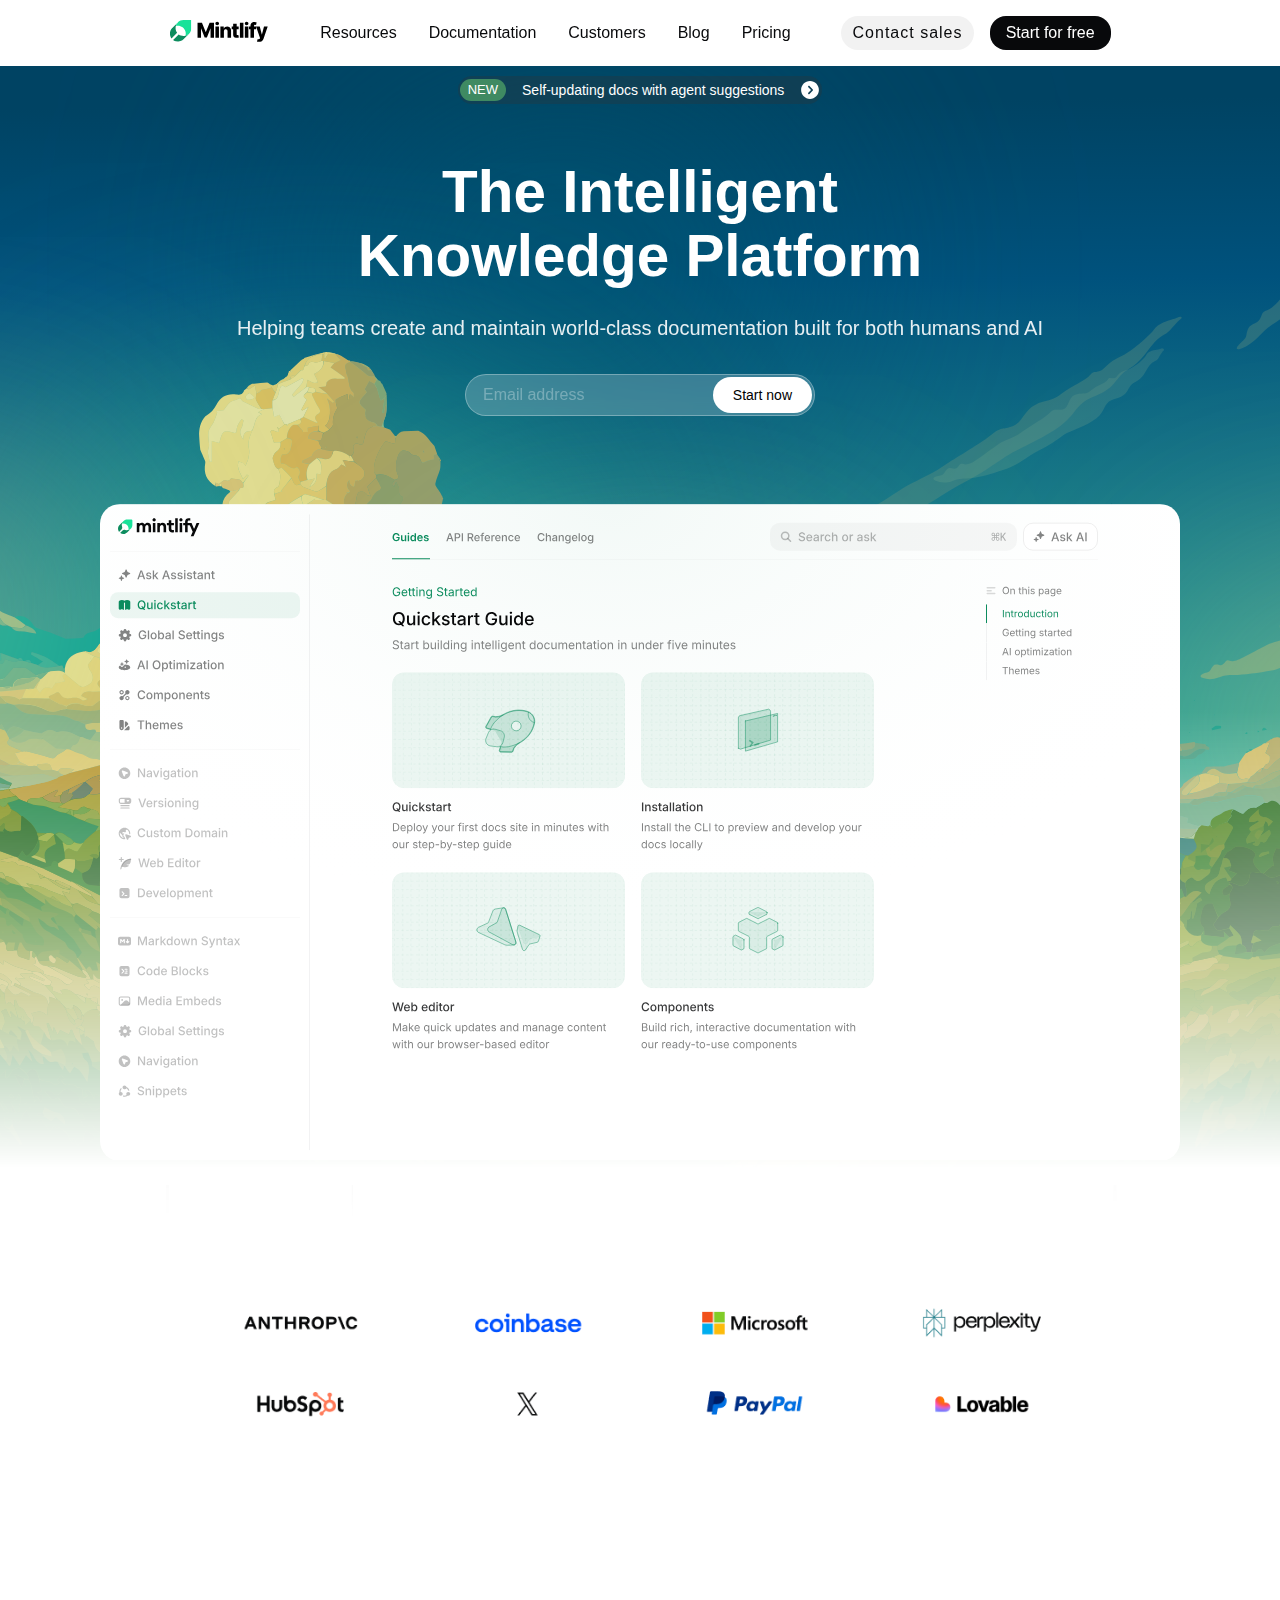
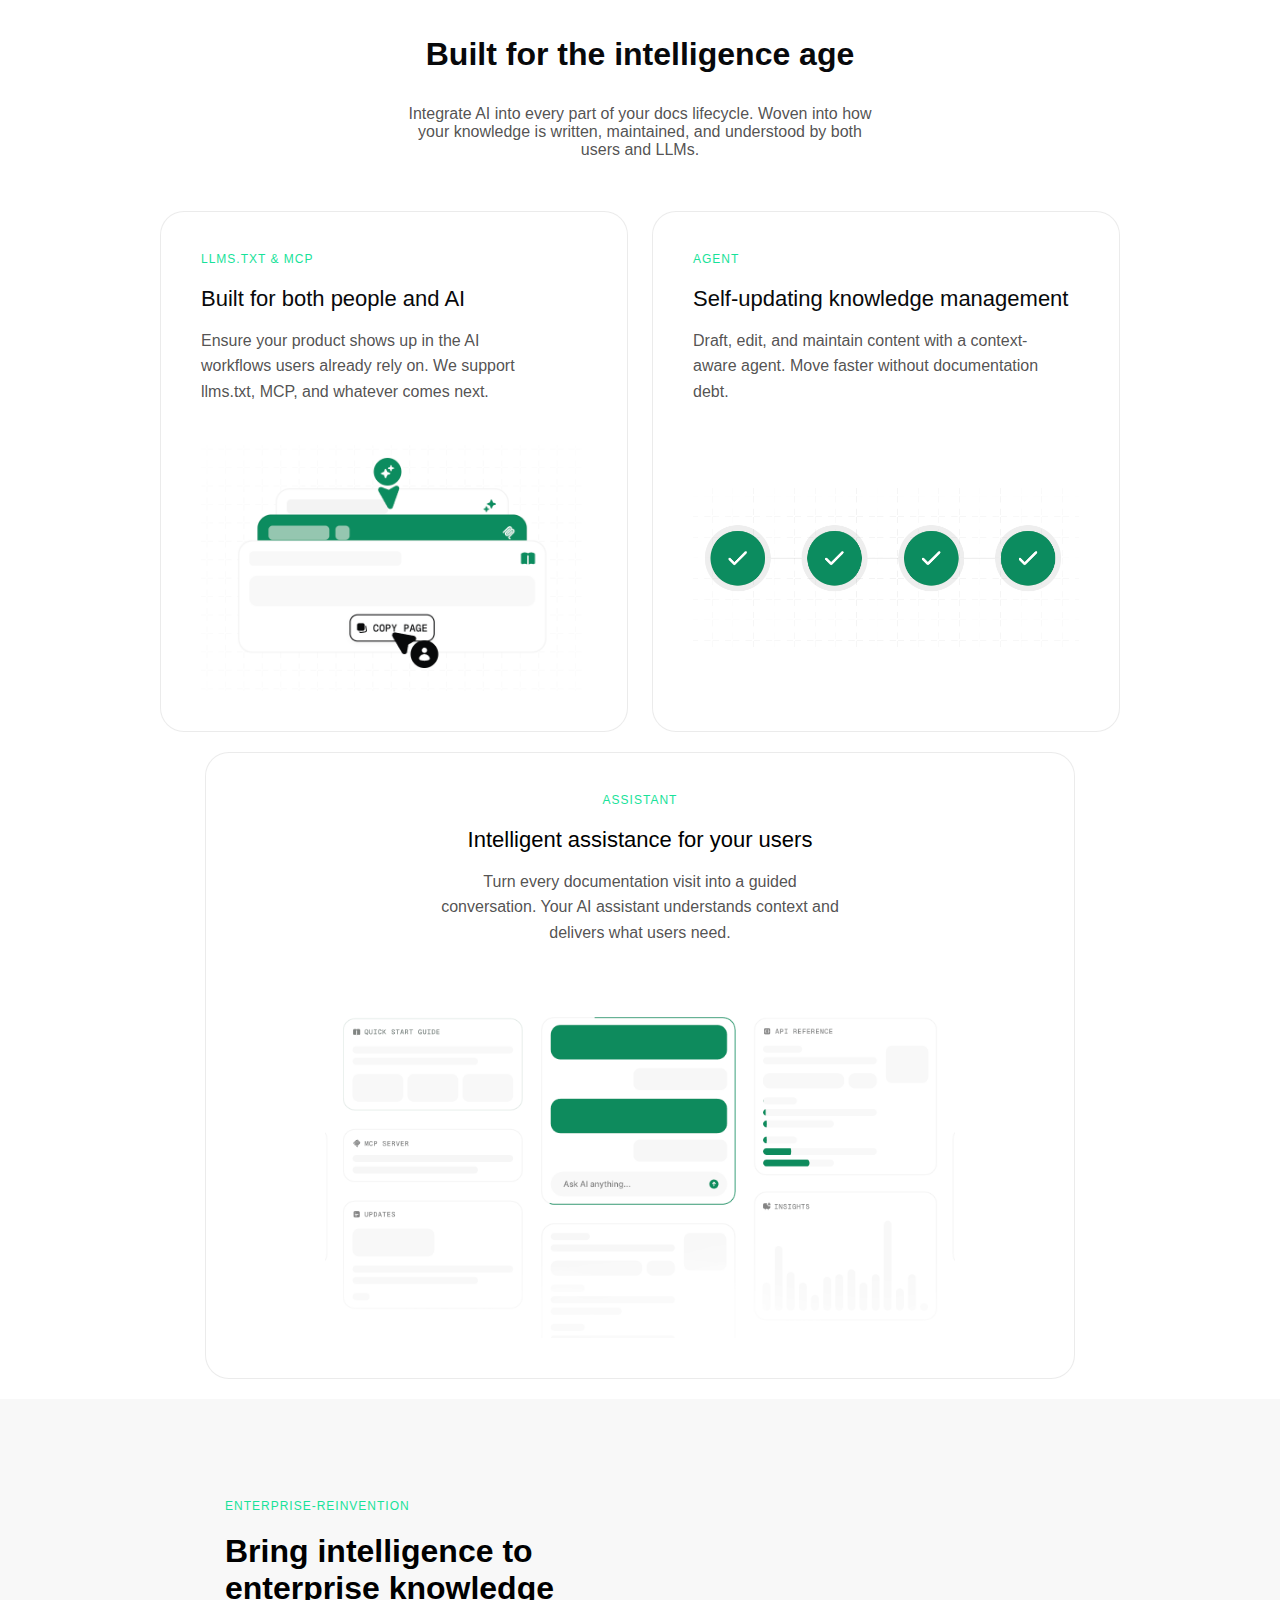
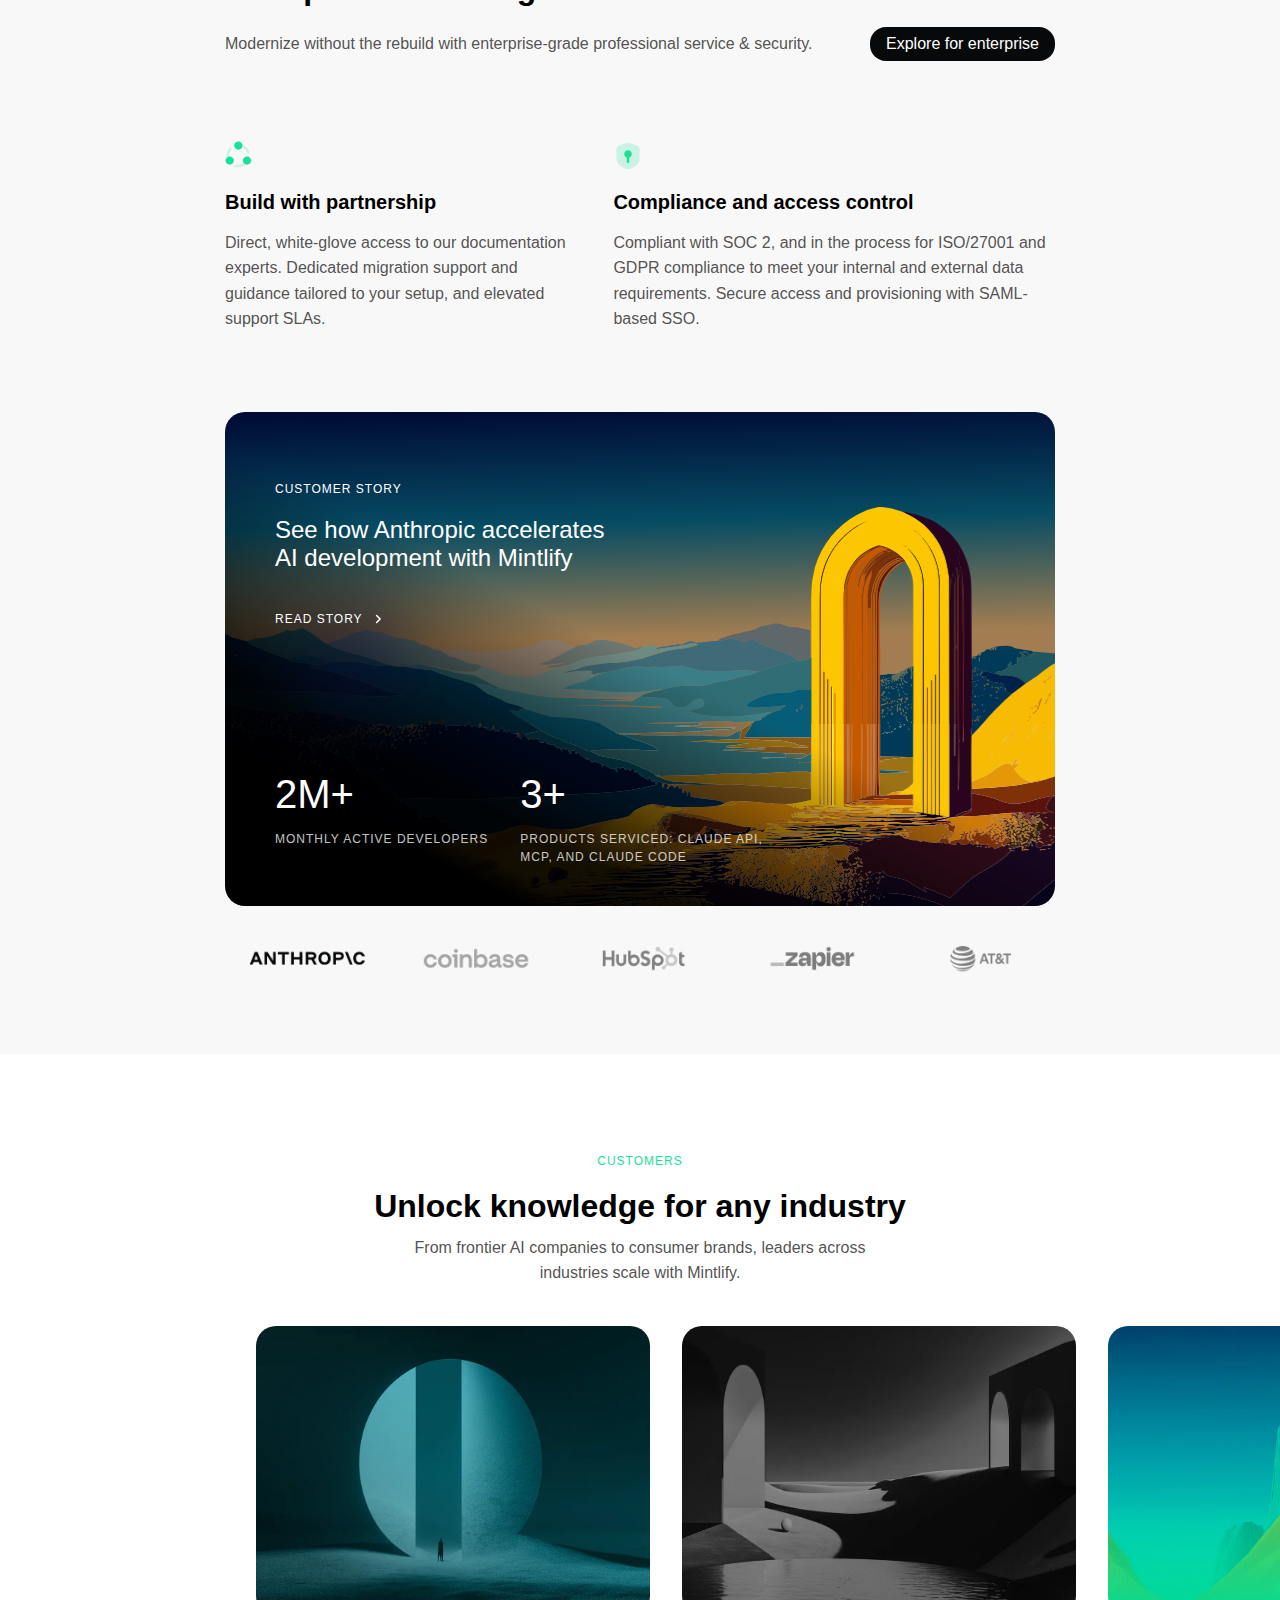
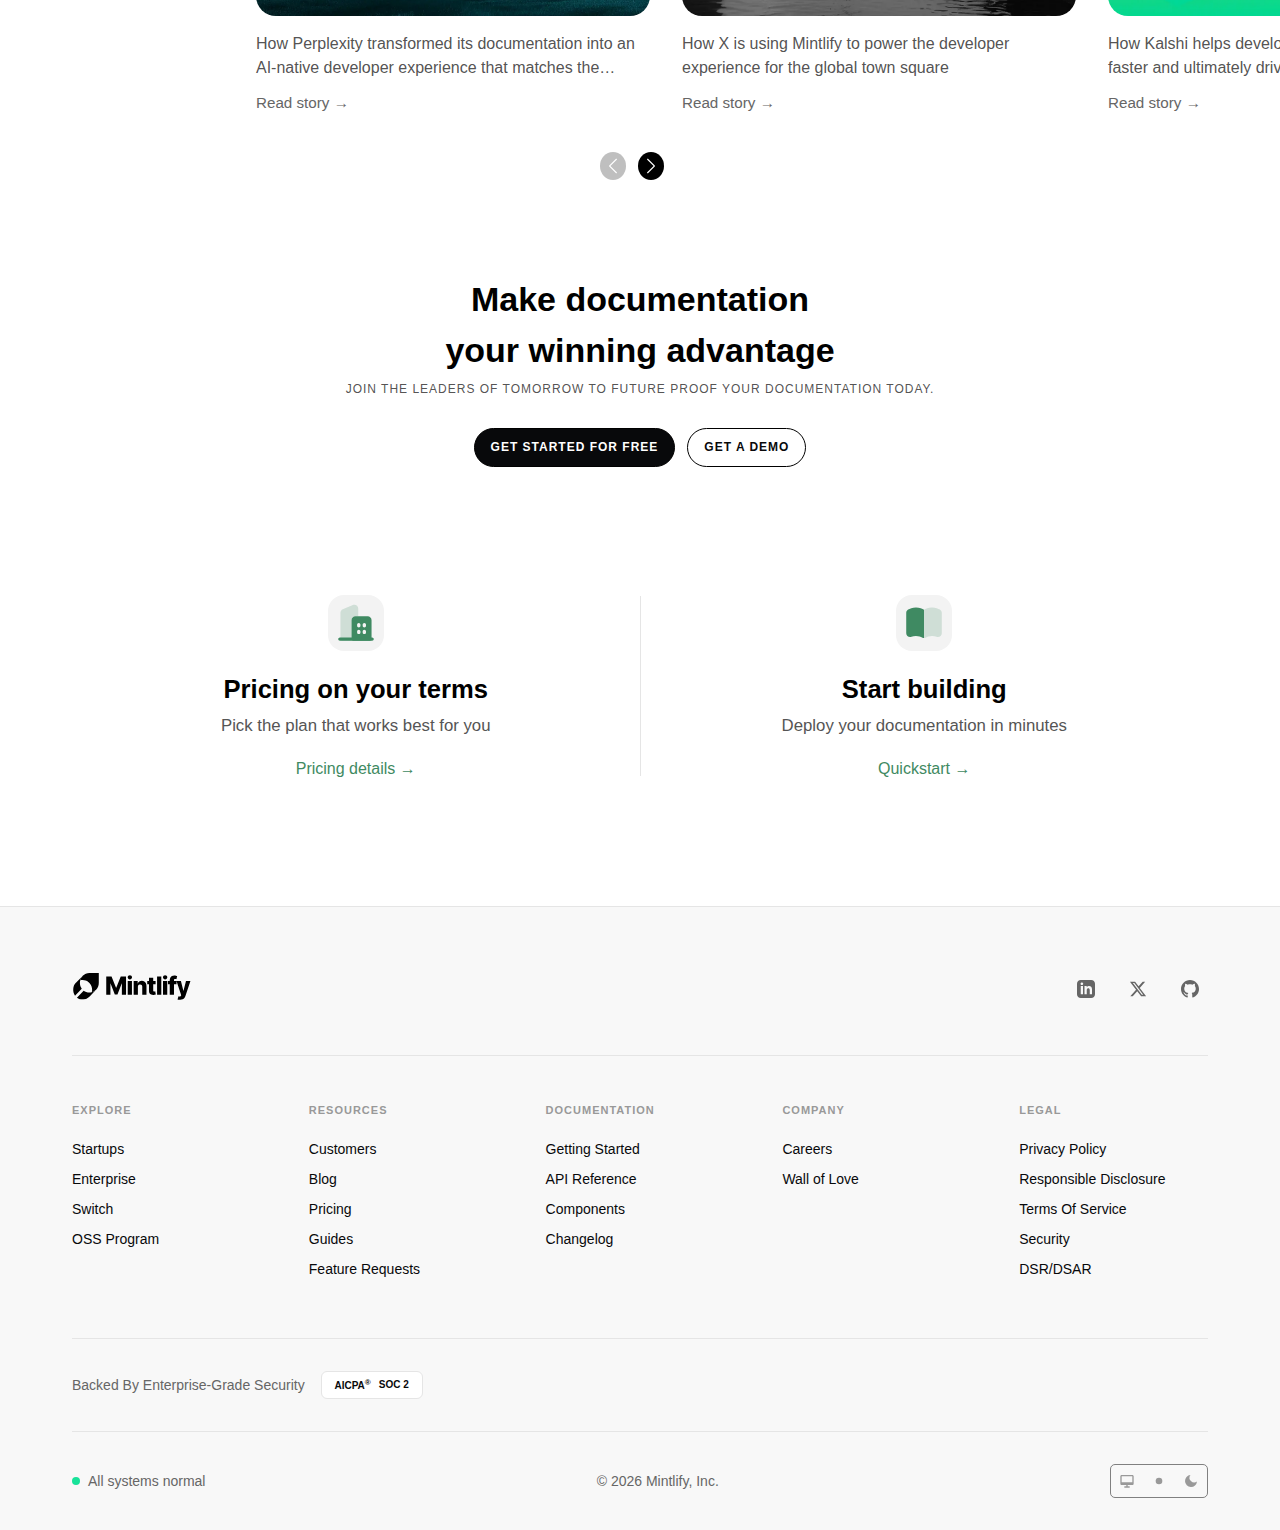
<file: CSS-Practice/Mintlify-Clone/index.html>
<!doctype html>
<html lang="en">

<head>
    <meta charset="UTF-8" />
    <meta name="viewport" content="width=device-width, initial-scale=1.0" />
    <title>Mintlify – The Intelligent Documentation Platform</title>

    <link rel="icon" href="https://www.mintlify.com/favicon.ico?favicon.d9fa433b.ico" type="image/jpeg" />
    <link rel="stylesheet" href="style.css" />
</head>

<body>
    <nav class="nav">
        <div class="logo">
            <img src="assets/Mintlify_idjQU-FEBd_1.svg" alt="Mintlify logo" />
        </div>

        <div class="nav-links">
            <a href="#">Resources</a>
            <a href="#">Documentation</a>
            <a href="#">Customers</a>
            <a href="#">Blog</a>
            <a href="#">Pricing</a>
        </div>

        <div class="login-buttons">
            <a class="contact-sales" href="#">Contact sales</a>
            <a class="start-free" href="#">Start for free</a>
        </div>
    </nav>

    <main>
        <div class="back-image">
            <section class="hero">
                <div class="update-notify">
                    <p>
                        <span>NEW</span>
                        Self-updating docs with agent suggestions
                        <svg viewBox="0 0 18 18" fill="none" xmlns="http://www.w3.org/2000/svg" aria-hidden="true">
                            <path
                                d="M9 1C4.589 1 1 4.589 1 9C1 13.411 4.589 17 9 17C13.411 17 17 13.411 17 9C17 4.589 13.411 1 9 1ZM11.53 9.53L8.53 12.53C8.384 12.676 8.192 12.75 8 12.75C7.808 12.75 7.616 12.677 7.47 12.53C7.177 12.237 7.177 11.762 7.47 11.469L9.94 8.999L7.47 6.529C7.177 6.236 7.177 5.761 7.47 5.468C7.763 5.175 8.238 5.175 8.531 5.468L11.531 8.468C11.824 8.761 11.824 9.236 11.531 9.529L11.53 9.53Z"
                                fill="currentColor" />
                        </svg>
                    </p>
                </div>

                <div class="hero-container">
                    <div class="hero-content">
                        <h1 class="hero-title">
                            The Intelligent <br />
                            Knowledge Platform
                        </h1>

                        <p class="hero-subtitle">
                            Helping teams create and maintain world-class documentation
                            built for both humans and AI
                        </p>

                        <div class="email-input-wrapper">
                            <input type="email" placeholder="Email address" class="hero-input" />
                            <button class="hero-btn">Start now</button>
                        </div>

                        <div class="tool-ss">
                            <img src="assets/hero-image-light.svg" alt="Product preview" />
                        </div>
                    </div>
                </div>
            </section>
        </div>

        <section class="companies">
            <img src="assets/trusted.png" alt="Trusted by companies" />
        </section>

        <section class="features">
            <h1>Built for the intelligence age</h1>
            <p>
                Integrate AI into every part of your docs lifecycle. Woven into how
                your knowledge is written, maintained, and understood by both users
                and LLMs.
            </p>
        </section>

        <section class="feature-cards">
            <div class="container">
                <article class="card">
                    <div class="label">llms.txt &amp; mcp</div>
                    <h2>Built for both people and AI</h2>
                    <p>
                        Ensure your product shows up in the AI workflows users already
                        rely on. We support llms.txt, MCP, and whatever comes next.
                    </p>
                    <img src="assets/features-1.png" alt="Product preview" />
                </article>

                <article class="card">
                    <div class="label">agent</div>
                    <h2>Self-updating knowledge management</h2>
                    <p>
                        Draft, edit, and maintain content with a context-aware agent. Move
                        faster without documentation debt.
                    </p>
                    <img src="assets/features-2.png" alt="Product preview" />
                </article>
            </div>

            <div class="big-card">
                <label class="big-card-label">Assistant</label>
                <h2>Intelligent assistance for your users</h2>
                <p>
                    Turn every documentation visit into a guided conversation. Your AI
                    assistant understands context and delivers what users need.
                </p>
                <img src="assets/features-3.png" alt="Product preview" />
            </div>
        </section>

        <section class="enterprises">
            <div class="enterprise-title">
                <div class="enterprise-title-main">
                    <p>Enterprise-reinvention</p>
                    <h2>Bring intelligence to</h2>
                    <h2>enterprise knowledge</h2>
                </div>
                <div class="enterprise-title-sub">
                    <p>
                        Modernize without the rebuild with enterprise-grade professional
                        service & security.
                    </p>

                    <a href="#">Explore for enterprise</a>
                </div>
            </div>

            <div class="enterprise-container">
                <div class="enterprise-card">
                    <div class="logo">
                        <svg viewBox="0 0 18 18" fill="none" xmlns="http://www.w3.org/2000/svg"
                            class="shrink-0 select-none size-8 text-brand">
                            <path fill-rule="evenodd" clip-rule="evenodd"
                                d="M5.50781 2.75C5.50781 1.3689 6.62671 0.25 8.00781 0.25C9.3889 0.25 10.5078 1.3689 10.5078 2.75C10.5078 4.1311 9.3889 5.25 8.00781 5.25C6.62671 5.25 5.50781 4.1311 5.50781 2.75Z"
                                fill="currentColor"></path>
                            <path opacity="0.2"
                                d="M10.2991 3.75188C11.6788 4.38813 12.7509 5.57959 13.228 7.03861C13.3568 7.4323 13.7803 7.64709 14.174 7.51835C14.5677 7.38961 14.7825 6.96609 14.6537 6.57239C13.9915 4.54733 12.4324 2.9301 10.4446 2.18878C10.4859 2.36918 10.5078 2.55703 10.5078 2.75C10.5078 3.10632 10.4333 3.44518 10.2991 3.75188Z"
                                fill="currentColor"></path>
                            <path fill-rule="evenodd" clip-rule="evenodd"
                                d="M10.696 11.75C10.696 10.3689 11.8149 9.25 13.196 9.25C14.5771 9.25 15.696 10.3689 15.696 11.75C15.696 13.1311 14.5771 14.25 13.196 14.25C11.8149 14.25 10.696 13.1311 10.696 11.75Z"
                                fill="currentColor"></path>
                            <path opacity="0.2"
                                d="M11.1854 13.2362C9.9428 14.1175 8.37078 14.4517 6.86472 14.1337C6.45945 14.0481 6.06153 14.3072 5.97593 14.7125C5.89034 15.1178 6.1495 15.5157 6.55477 15.6013C8.64416 16.0426 10.8294 15.4991 12.4672 14.1421C11.9481 13.9843 11.5007 13.6621 11.1854 13.2362Z"
                                fill="currentColor"></path>
                            <path fill-rule="evenodd" clip-rule="evenodd"
                                d="M0.319344 11.75C0.319344 10.3689 1.43823 9.25 2.81934 9.25C4.20044 9.25 5.31934 10.3689 5.31934 11.75C5.31934 13.1311 4.20044 14.25 2.81934 14.25C1.43823 14.25 0.319344 13.1311 0.319344 11.75Z"
                                fill="currentColor"></path>
                            <path opacity="0.2"
                                d="M3.90389 5.07739C4.18047 4.76904 4.15471 4.29487 3.84636 4.01829C3.53801 3.74172 3.06384 3.76747 2.78726 4.07582C1.35956 5.66754 0.739434 7.83649 1.09963 9.9352C1.4803 9.5743 1.97448 9.3321 2.52317 9.2673C2.38111 7.75132 2.87666 6.22263 3.90389 5.07739Z"
                                fill="currentColor"></path>
                        </svg>
                    </div>
                    <div class="enterprise-card-title">
                        <h2>Build with partnership</h2>
                    </div>
                    <div class="enterprise-card-content">
                        <p>
                            Direct, white-glove access to our documentation experts.
                            Dedicated migration support and guidance tailored to your setup,
                            and elevated support SLAs.
                        </p>
                    </div>
                </div>

                <div class="enterprise-card">
                    <div class="logo">
                        <svg viewBox="0 0 18 18" fill="none" xmlns="http://www.w3.org/2000/svg"
                            class="shrink-0 select-none size-8 text-brand">
                            <path opacity="0.2" fill-rule="evenodd" clip-rule="evenodd"
                                d="M8.16963 1.22703C8.33372 1.16922 8.67031 1.05063 9.00028 1.05075C9.1795 1.05082 9.36084 1.079 9.53357 1.13368L14.7836 2.81368C15.5071 3.04612 16 3.71943 16 4.48V11C16 12.8725 14.6025 14.2314 13.2749 15.1143C12.1533 15.8602 10.9062 16.4082 9.63302 16.8379C9.57968 16.8559 9.49355 16.8849 9.40738 16.9058C9.09216 16.9819 8.76807 16.9684 8.46011 16.8683C7.80803 16.6572 6.25089 16.1022 4.84192 15.1909C3.47441 14.3064 2 12.9239 2 11V4.48C2 3.71932 2.49139 3.04506 3.21675 2.81358C4.86562 2.28594 6.53686 1.80232 8.16963 1.22703Z"
                                fill="currentColor"></path>
                            <path fill-rule="evenodd" clip-rule="evenodd"
                                d="M8.99999 5.5C7.75726 5.5 6.75061 6.50714 6.75061 7.74938C6.75061 8.72872 7.37626 9.56194 8.25 9.87075V12.5C8.25 12.9142 8.58579 13.25 9 13.25C9.41421 13.25 9.75 12.9142 9.75 12.5V9.87074C10.6237 9.56193 11.2494 8.72871 11.2494 7.74938C11.2494 6.50714 10.2427 5.5 8.99999 5.5Z"
                                fill="currentColor"></path>
                        </svg>
                    </div>
                    <div class="enterprise-card-title">
                        <h2>Compliance and access control</h2>
                    </div>
                    <div class="enterprise-card-content">
                        <p>
                            Compliant with SOC 2, and in the process for ISO/27001 and GDPR
                            compliance to meet your internal and external data requirements.
                            Secure access and provisioning with SAML-based SSO.
                        </p>
                    </div>
                </div>
            </div>

            <div class="enterprises-hero-image">
                <div class="upper">
                    <p>CUSTOMER STORY</p>
                    <h1>See how Anthropic accelerates</h1>
                    <h1>AI development with Mintlify</h1>
                    <a href="#">
                        Read story
                        <svg viewBox="0 0 18 18" fill="none" xmlns="http://www.w3.org/2000/svg"
                            class="shrink-0 size-2.5 -rotate-90 group-hover:translate-x-0.5 transition-transform duration-150 ease-in-out select-none"
                            stroke-width="3">
                            <path d="M15.25 6.5L9 12.75L2.75 6.5" stroke="currentColor" stroke-width="3"
                                stroke-linecap="round" stroke-linejoin="round"></path>
                        </svg>
                    </a>
                </div>

                <div class="lower">
                    <div class="stat">
                        <h2>2M+</h2>
                        <p>Monthly active developers</p>
                    </div>

                    <div class="stat">
                        <h2>3+</h2>
                        <p>
                            Products serviced: Claude API,<br />
                            MCP, and Claude Code
                        </p>
                    </div>
                </div>
            </div>

            <div class="enterprises-companies">
                <img src="assets/enter-companies.png" width="98%" alt="" />
            </div>
        </section>

        <section class="customers">
            <label class="customers-label">customers</label>

            <h1 class="customers-title">Unlock knowledge for any industry</h1>

            <p class="customers-subtitle">
                From frontier AI companies to consumer brands, leaders across
                industries scale with Mintlify.
            </p>

            <div class="customers-grid">
                <div class="customer-item">
                    <img src="assets/perplexity.webp" alt="Perplexity" />
                    <p>
                        How Perplexity transformed its documentation into an AI-native
                        developer experience that matches the…
                    </p>
                    <a href="#">Read story →</a>
                </div>

                <div class="customer-item">
                    <img src="assets/x.webp" alt="X" />
                    <p>
                        How X is using Mintlify to power the developer experience for the
                        global town square
                    </p>
                    <a href="#">Read story →</a>
                </div>

                <div class="customer-item">
                    <img src="assets/kalshi.webp" alt="Kalshi" />
                    <p>
                        How Kalshi helps developers discover what’s possible faster and
                        ultimately drive broader…
                    </p>
                    <a href="#">Read story →</a>
                </div>
            </div>

            <div class="customers-buttons">
                <button class="nav-btn nav-btn-left">
                    <svg xmlns="http://www.w3.org/2000/svg" width="18" height="18" fill="white"
                        class="bi bi-chevron-left" viewBox="0 0 16 16">
                        <path fill-rule="evenodd"
                            d="M11.354 1.646a.5.5 0 0 1 0 .708L5.707 8l5.647 5.646a.5.5 0 0 1-.708.708l-6-6a.5.5 0 0 1 0-.708l6-6a.5.5 0 0 1 .708 0z" />
                    </svg>
                </button>

                <button class="nav-btn nav-btn-right">
                    <svg xmlns="http://www.w3.org/2000/svg" width="18" height="18" fill="white"
                        class="bi bi-chevron-right" viewBox="0 0 16 16">
                        <path fill-rule="evenodd"
                            d="M4.646 1.646a.5.5 0 0 1 .708 0l6 6a.5.5 0 0 1 0 .708l-6 6a.5.5 0 0 1-.708-.708L10.293 8 4.646 2.354a.5.5 0 0 1 0-.708z" />
                    </svg>
                </button>
            </div>


            <div class="start-buttons">
                <h2>Make documentation</h2>
                <h2>your winning advantage</h2>
                <p>
                    Join the leaders of tomorrow to future proof your documentation
                    today.
                </p>
                <div class="start-links">
                    <a href="#">Get started for free</a>
                    <a href="#">Get a demo</a>
                </div>
            </div>
        </section>

        <section class="cta-split">
            <div class="cta-box">
                <div class="cta-icon">
                    <svg viewBox="0 0 18 18" fill="none" xmlns="http://www.w3.org/2000/svg"
                        class="shrink-0 select-none">
                        <path opacity="0.2"
                            d="M7.56788 0.89724C8.72116 0.409204 10 1.2559 10 2.509V6H8.75C7.78379 6 7 6.78379 7 7.75V16.25C7 16.6631 7.33394 16.9981 7.74658 17H2.75C2.33579 17 2 16.6642 2 16.25V4.41199C2 3.7099 2.41973 3.07374 3.06862 2.79992L7.56788 0.89724Z"
                            fill="currentColor"></path>
                        <path fill-rule="evenodd" clip-rule="evenodd"
                            d="M8.75 6C7.78379 6 7 6.78379 7 7.75V16.25C7 16.6642 7.33579 17 7.75 17H15.25C15.6642 17 16 16.6642 16 16.25V7.75C16 6.78379 15.2162 6 14.25 6H8.75ZM10.25 9C10.6642 9 11 9.33579 11 9.75V10.25C11 10.6642 10.6642 11 10.25 11C9.83579 11 9.5 10.6642 9.5 10.25V9.75C9.5 9.33579 9.83579 9 10.25 9ZM13.5 9.75C13.5 9.33579 13.1642 9 12.75 9C12.3358 9 12 9.33579 12 9.75V10.25C12 10.6642 12.3358 11 12.75 11C13.1642 11 13.5 10.6642 13.5 10.25V9.75ZM10.25 12C10.6642 12 11 12.3358 11 12.75V13.25C11 13.6642 10.6642 14 10.25 14C9.83579 14 9.5 13.6642 9.5 13.25V12.75C9.5 12.3358 9.83579 12 10.25 12ZM13.5 12.75C13.5 12.3358 13.1642 12 12.75 12C12.3358 12 12 12.3358 12 12.75V13.25C12 13.6642 12.3358 14 12.75 14C13.1642 14 13.5 13.6642 13.5 13.25V12.75Z"
                            fill="currentColor"></path>
                        <path fill-rule="evenodd" clip-rule="evenodd"
                            d="M1 16.25C1 15.8358 1.33579 15.5 1.75 15.5H16.25C16.6642 15.5 17 15.8358 17 16.25C17 16.6642 16.6642 17 16.25 17H1.75C1.33579 17 1 16.6642 1 16.25Z"
                            fill="currentColor"></path>
                    </svg>
                </div>

                <h2>Pricing on your terms</h2>
                <p>Pick the plan that works best for you</p>

                <a href="#" class="cta-link">Pricing details →</a>
            </div>

            <div class="cta-divider"></div>

            <div class="cta-box">
                <div class="cta-icon">
                    <svg viewBox="0 0 18 18" fill="none" xmlns="http://www.w3.org/2000/svg"
                        class="shrink-0 select-none">
                        <path
                            d="M5.37701 2.01401C3.78843 2.01401 2.56755 2.561 1.85582 2.9811C1.31588 3.29978 1.00101 3.87517 1.00101 4.48701V13.57C1.00101 14.7707 2.20639 15.6627 3.36965 15.2049C3.9013 14.9951 4.57667 14.8229 5.36584 14.822C6.60305 14.8203 7.5635 15.2391 8.13255 15.5674C8.39841 15.7201 8.69579 15.801 9.00001 15.801V3.05078C8.29992 2.62423 7.0284 2.01401 5.37701 2.01401Z"
                            fill="currentColor"></path>
                        <path opacity="0.2"
                            d="M12.623 2.01401C14.2116 2.01401 15.4325 2.561 16.1442 2.9811C16.6841 3.29978 16.999 3.87517 16.999 4.48701V13.57C16.999 14.7707 15.7936 15.6627 14.6304 15.2049C14.0987 14.9951 13.4233 14.8229 12.6342 14.822C11.397 14.8203 10.4379 15.2383 9.86882 15.5666C9.60296 15.7193 9.30422 15.801 9 15.801V3.05078C9.70009 2.62423 10.9716 2.01401 12.623 2.01401Z"
                            fill="currentColor"></path>
                    </svg>
                </div>

                <h2>Start building</h2>
                <p>Deploy your documentation in minutes</p>

                <a href="#" class="cta-link">Quickstart →</a>
            </div>
        </section>

        <footer class="footer">
            <div class="footer-container">

                <div class="footer-top">
                    <div class="footer-logo">
                        <img src="assets/Mintlify_idjQU-FEBd_1.svg" alt="Mintlify logo" />
                    </div>
                    <div class="footer-social">
                        <a href="#" aria-label="LinkedIn">
                            <svg viewBox="0 0 24 24" fill="currentColor">
                                <path
                                    d="M19 0h-14c-2.761 0-5 2.239-5 5v14c0 2.761 2.239 5 5 5h14c2.762 0 5-2.239 5-5v-14c0-2.761-2.238-5-5-5zm-11 19h-3v-11h3v11zm-1.5-12.268c-.966 0-1.75-.79-1.75-1.764s.784-1.764 1.75-1.764 1.75.79 1.75 1.764-.783 1.764-1.75 1.764zm13.5 12.268h-3v-5.604c0-3.368-4-3.113-4 0v5.604h-3v-11h3v1.765c1.396-2.586 7-2.777 7 2.476v6.759z" />
                            </svg>
                        </a>
                        <a href="#" aria-label="X (Twitter)">
                            <svg viewBox="0 0 24 24" fill="currentColor">
                                <path
                                    d="M18.244 2.25h3.308l-7.227 8.26 8.502 11.24H16.17l-5.214-6.817L4.99 21.75H1.68l7.73-8.835L1.254 2.25H8.08l4.713 6.231zm-1.161 17.52h1.833L7.084 4.126H5.117z" />
                            </svg>
                        </a>
                        <a href="#" aria-label="GitHub">
                            <svg viewBox="0 0 24 24" fill="currentColor">
                                <path
                                    d="M12 0c-6.626 0-12 5.373-12 12 0 5.302 3.438 9.8 8.207 11.387.599.111.793-.261.793-.577v-2.234c-3.338.726-4.033-1.416-4.033-1.416-.546-1.387-1.333-1.756-1.333-1.756-1.089-.745.083-.729.083-.729 1.205.084 1.839 1.237 1.839 1.237 1.07 1.834 2.807 1.304 3.492.997.107-.775.418-1.305.762-1.604-2.665-.305-5.467-1.334-5.467-5.931 0-1.311.469-2.381 1.236-3.221-.124-.303-.535-1.524.117-3.176 0 0 1.008-.322 3.301 1.23.957-.266 1.983-.399 3.003-.404 1.02.005 2.047.138 3.006.404 2.291-1.552 3.297-1.23 3.297-1.23.653 1.653.242 2.874.118 3.176.77.84 1.235 1.911 1.235 3.221 0 4.609-2.807 5.624-5.479 5.921.43.372.823 1.102.823 2.222v3.293c0 .319.192.694.801.576 4.765-1.589 8.199-6.086 8.199-11.386 0-6.627-5.373-12-12-12z" />
                            </svg>
                        </a>
                    </div>
                </div>

                <!-- Navigation Links -->
                <div class="footer-links">
                    <div class="footer-column">
                        <h3>EXPLORE</h3>
                        <ul>
                            <li><a href="#">Startups</a></li>
                            <li><a href="#">Enterprise</a></li>
                            <li><a href="#">Switch</a></li>
                            <li><a href="#">OSS Program</a></li>
                        </ul>
                    </div>

                    <div class="footer-column">
                        <h3>RESOURCES</h3>
                        <ul>
                            <li><a href="#">Customers</a></li>
                            <li><a href="#">Blog</a></li>
                            <li><a href="#">Pricing</a></li>
                            <li><a href="#">Guides</a></li>
                            <li><a href="#">Feature Requests</a></li>
                        </ul>
                    </div>

                    <div class="footer-column">
                        <h3>DOCUMENTATION</h3>
                        <ul>
                            <li><a href="#">Getting Started</a></li>
                            <li><a href="#">API Reference</a></li>
                            <li><a href="#">Components</a></li>
                            <li><a href="#">Changelog</a></li>
                        </ul>
                    </div>

                    <div class="footer-column">
                        <h3>COMPANY</h3>
                        <ul>
                            <li><a href="#">Careers</a></li>
                            <li><a href="#">Wall of Love</a></li>
                        </ul>
                    </div>

                    <div class="footer-column">
                        <h3>LEGAL</h3>
                        <ul>
                            <li><a href="#">Privacy Policy</a></li>
                            <li><a href="#">Responsible Disclosure</a></li>
                            <li><a href="#">Terms Of Service</a></li>
                            <li><a href="#">Security</a></li>
                            <li><a href="#">DSR/DSAR</a></li>
                        </ul>
                    </div>
                </div>

                <!-- Security Badge -->
                <div class="footer-security">
                    <span>Backed By Enterprise-Grade Security</span>
                    <div class="security-badge">
                        <span>AICPA</span>
                        <span>SOC 2</span>
                    </div>
                </div>

                <!-- Bottom Bar -->
                <div class="footer-bottom">
                    <div class="footer-status">
                        <span class="status-indicator"></span>
                        <span>All systems normal</span>
                    </div>
                    <div class="footer-copyright">
                        <span>© 2026 Mintlify, Inc.</span>
                    </div>
                    <div class="footer-theme">
                        <span>
                        <button class="theme-btn" aria-label="System theme">
                            <svg viewBox="0 0 24 24" fill="currentColor">
                                <path
                                    d="M20 3H4c-1.103 0-2 .897-2 2v11c0 1.103.897 2 2 2h7v2H8v2h8v-2h-3v-2h7c1.103 0 2-.897 2-2V5c0-1.103-.897-2-2-2zM4 14V5h16l.002 9H4z" />
                            </svg>
                        </button>
                        <button class="theme-btn" aria-label="Light theme">
                            <svg viewBox="0 0 24 24" fill="currentColor">
                                <circle cx="12" cy="12" r="5" />
                                <path
                                    d="M12 1v6m0 6v6m8.66-13.66l-4.24 4.24m-4.24 4.24l-4.24 4.24M23 12h-6m-6 0H1m17.66 8.66l-4.24-4.24m-4.24-4.24l-4.24-4.24" />
                            </svg>
                        </button>
                        <button class="theme-btn" aria-label="Dark theme">
                            <svg viewBox="0 0 24 24" fill="currentColor">
                                <path d="M21 12.79A9 9 0 1 1 11.21 3 7 7 0 0 0 21 12.79z" />
                            </svg>
                        </button>
                        </span>
                    </div>
                </div>
            </div>
        </footer>
    </main>
</body>

</html>
</file>
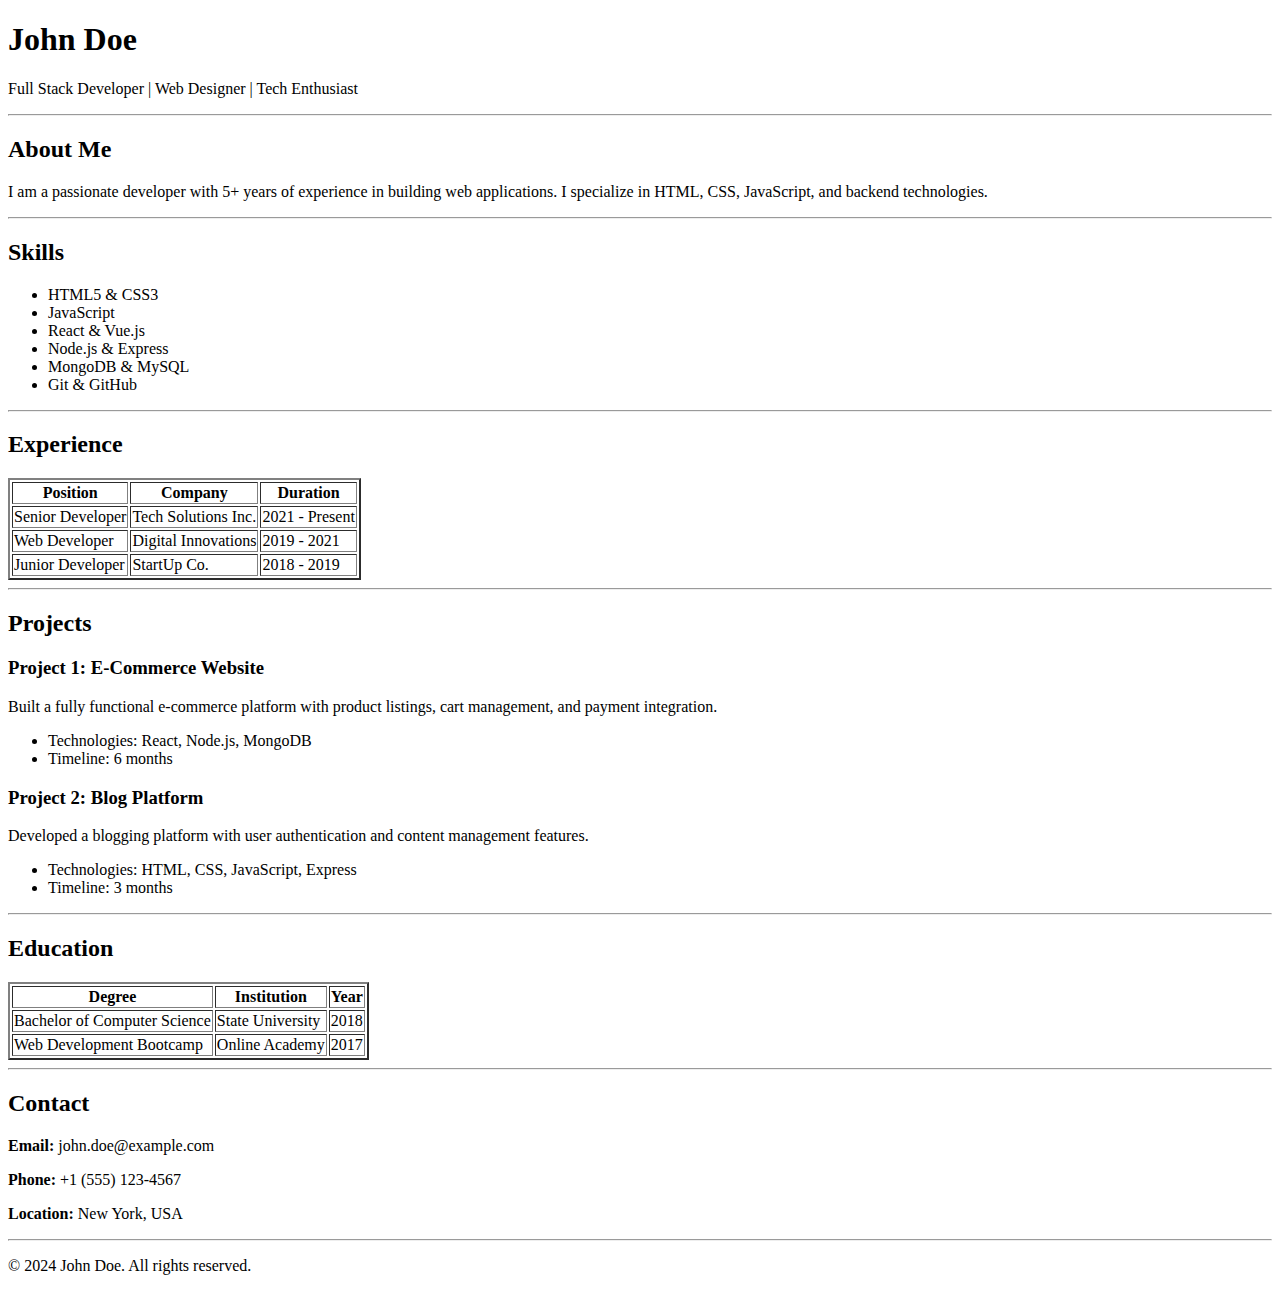
<file: HTML Resume Page Clone/resume.html>
<!DOCTYPE html>
<html lang="en">
<head>
    <meta charset="UTF-8">
    <meta name="viewport" content="width=device-width, initial-scale=1.0">
    <meta name="description" content="John Doe Resume">
    <title>John Doe</title>
</head>
<body>
    <header>
        <h1>John Doe</h1>
        <p>Full Stack Developer | Web Designer | Tech Enthusiast</p>
    </header>
    <hr>
    <section id="about_me">
        <h2>About Me</h2>
        <p>I am a passionate developer with 5+ years of experience in building web applications. I specialize in HTML, CSS, JavaScript, and backend technologies.
        </p>
    </section>
    <hr>
    <main>
        <section id="skills">
            <h2>Skills</h2>
            <ul>
                <li>HTML5 &amp; CSS3</li>
                <li>JavaScript</li>
                <li>React &amp; Vue.js</li>
                <li>Node.js &amp; Express</li>
                <li>MongoDB &amp; MySQL</li>
                <li>Git &amp; GitHub</li>
            </ul>
        </section>
        <hr>
        <section id="experience">
            <h2>Experience</h2>
            <table border="2">
                <thead>
                    <tr>
                        <th>Position</th>
                        <th>Company</th>
                        <th>Duration</th>
                    </tr>
                </thead>
                <tbody>
                    <tr>
                        <td>Senior Developer</td>
                        <td>Tech Solutions Inc.</td>
                        <td>2021 - Present</td>
                    </tr>
                    <tr>
                        <td>Web Developer</td>
                        <td>Digital Innovations</td>
                        <td>2019 - 2021</td>
                    </tr>
                    <tr>
                        <td>Junior Developer</td>
                        <td>StartUp Co.</td>
                        <td>2018 - 2019</td>
                    </tr>
                </tbody>
            </table>
        </section>
        <hr>
        <section id="projects">
            <h2>Projects</h2>
            <article>
                <h3>Project 1: E-Commerce Website</h3>
                    <p>
                        Built a fully functional e-commerce platform with product listings, cart management,
                    and payment integration.
                    </p>
                    <ul>
                        <li>Technologies: React, Node.js, MongoDB</li>
                        <li>Timeline: 6 months</li>
                    </ul>
            </article>
            <article>
                <h3>Project 2: Blog Platform</h3>
                <p>
                    Developed a blogging platform with user authentication and content management features.
                </p>
                <ul>
                    <li>Technologies: HTML, CSS, JavaScript, Express</li>
                    <li>Timeline: 3 months</li>
                </ul>
            </article>
        </section>
        <hr>
    <section id="education">
        <h2>Education</h2>
        <table border="2">
            <thead>
                <tr>
                    <th>Degree</th>
                    <th>Institution</th>
                    <th>Year</th>
                </tr>
            </thead>
            <tbody>
                <tr>
                    <td>Bachelor of Computer Science</td>
                    <td>State University</td>
                    <td>2018</td>
                </tr>
                <tr>
                    <td>Web Development Bootcamp</td>
                    <td>Online Academy</td>
                    <td>2017</td>
                </tr>
            </tbody>
        </table>
    </section>
    <hr>
    <section id="Contact">
        <h2>Contact</h2>
            <p>
                <strong>Email:</strong> john.doe@example.com
            </p>
            <p>
                <strong>Phone:</strong> +1 (555) 123-4567
            </p>
            <p>
                <strong>Location:</strong> New York, USA
            </p>
    </section>
    <hr>
    <footer>
        <p>© 2024 John Doe. All rights reserved.</p>
    </footer>
</body>

</html>
</file>
<file: CSS-Practice/Mintlify-Clone/style.css>
* {
    margin: 0;
    padding: 0;
    box-sizing: border-box;
}


:root {
    --primary-color: #08090b;
    --secondary-color: #ffffff;
    --mountain-meadow: #18e299;
    --riptide: #3f8a62;
    --woodsmoke: #08090b;

    --bg-light: #ffffff;
    --border-color: rgba(0, 0, 0, 0.08);
    --primary-green: #18e299;
    --text-main: #08090b;
    --text-muted: rgba(62, 61, 61, 0.9);
}

body {
    overflow-x: hidden;
    font-family: "Inter", sans-serif;
    background-color: var(--secondary-color);
}

a {
    text-decoration: none;
    color: var(--secondary-color);
}

nav {
    color: var(--primary-color);
    position: sticky;
    top: 0;
    display: flex;
    justify-content: space-around;
    align-items: center;
    padding: 1rem 9rem;
    backdrop-filter: blur(20px);
    z-index: 1000;
    width: 100%;
}

.logo img {
    width: 100px;
}

.nav-links {
    display: flex;
    gap: 2rem;
}

.nav-links a {
    color: var(--primary-color);
}

.login-buttons {
    display: flex;
    gap: 1rem;
}

.contact-sales {
    background-color: rgba(190, 188, 188, 0.2);
    color: var(--primary-color);
    display: flex;
    align-items: center;
    padding: 0.3rem 0.7rem;
    border-radius: 2rem;
    letter-spacing: 1px;
}

.start-free {
    background-color: var(--primary-color);
    color: var(--secondary-color);
    padding: 0.5rem 1rem;
    display: flex;
    align-items: center;
    border-radius: 1rem;
}

.back-image {
    background-image: url(assets/bg-light.svg);
    background-size: cover;
    background-position: top;
    width: 100%;
    min-height: 100vh;
}

.update-notify {
    display: flex;
    justify-content: center;
    font-size: 14px;
    padding-top: 10px;
}

.update-notify p {
    background-color: rgba(51, 51, 51, 0.3);
    color: var(--secondary-color);
    padding: 0.2rem 0.1rem;
    display: flex;
    align-items: center;
    gap: 1rem;
    border-radius: 1rem;
    width: fit-content;
}

.update-notify span {
    font-size: 13px;
    background-color: #3f8a62;
    color: var(--secondary-color);
    padding: 0.2rem 0.5rem;
    border-radius: 1rem;
}

.update-notify svg {
    width: 20px;
    height: 20px;
}

.hero-container {
    width: 100%;
    min-height: 600px;
    display: flex;
    justify-content: center;
    margin-top: 4vh;
    color: white;
    text-align: center;
    padding: 20px;
    position: relative;
}

.hero-content {
    position: relative;
}

.hero-title {
    font-size: 58.4px;
    font-weight: 600;
    line-height: 1.1;
    margin-bottom: 24px;
}

.hero-subtitle {
    font-size: 1.25rem;
    opacity: 0.9;
    margin-bottom: 30px;
    line-height: 1.6;
}

.email-input-wrapper {
    display: flex;
    backdrop-filter: blur(7px);
    background: rgba(255, 255, 255, 0.2);
    border: 1px solid rgba(255, 255, 255, 0.3);
    border-radius: 100px;
    padding: 2px;
    max-width: 350px;
    margin: 0 auto;
}

.hero-input {
    flex: 1;
    background: transparent;
    border: none;
    outline: none;
    padding: 0 15px;
    color: white;
    font-size: 1rem;
}

.hero-input::placeholder {
    color: rgba(255, 255, 255, 0.3);
}

.hero-btn {
    background: white;
    font-size: 14px;
    border: none;
    padding: 10px 20px;
    border-radius: 100px;
    cursor: pointer;
}

.hero-btn:hover {
    background: #f0f7ff;
}

.tool-ss {
    margin-top: 5.5rem;
}

.tool-ss img {
    border-radius: 20px;
}

.companies img {
    width: 100%;
    height: 100%;
}

.features {
    background-color: var(--secondary-color);
    display: flex;
    flex-direction: column;
    align-items: center;
    padding-top: 4rem;
}

.features h1 {
    color: var(--text-main);
}

.features p {
    color: var(--text-muted);
    padding: 2rem 0;
    width: 38%;
    text-align: center;
    font-size: 16px;
}

.container {
    display: flex;
    gap: 24px;
    max-width: 1000px;
    padding: 20px;
    margin: 0 auto;
}

.card {
    flex: 1;
    background: var(--bg-light);
    border: 1px solid var(--border-color);
    border-radius: 24px;
    padding: 40px;
    display: flex;
    flex-direction: column;
    min-height: 450px;
}

.label {
    font-size: 12px;
    font-weight: 400;
    color: var(--primary-green);
    text-transform: uppercase;
    letter-spacing: 1px;
    margin-bottom: 20px;
}

.feature-cards {
    display: flex;
    flex-direction: column;
    align-items: center;
    width: 100%;
    padding-bottom: 20px;
}

.card h2 {
    font-size: 22px;
    margin-bottom: 16px;
    color: var(--text-main);
    font-weight: 400;
}

.card p {
    font-size: 16px;
    color: var(--text-muted);
    line-height: 1.6;
    margin-bottom: 40px;
    max-width: 90%;
}

.card img {
    object-fit: contain;
    width: 100%;
    height: 100%;
}

.big-card {
    text-align: center;
    height: 100%;
    width: 68%;
    background-color: var(--secondary-color);
    border: 1px solid var(--border-color);
    border-radius: 24px;
    padding: 40px;
    display: flex;
    flex-direction: column;
    align-items: center;
    min-height: 450px;
}

.big-card h2 {
    font-size: 22px;
    font-weight: 400;
    margin-bottom: 16px;
}

.big-card-label {
    font-size: 12px;
    font-weight: 400;
    color: var(--primary-green);
    text-transform: uppercase;
    letter-spacing: 1px;
    margin-bottom: 20px;
}

.big-card p {
    font-size: 16px;
    color: var(--text-muted);
    line-height: 1.6;
    margin-bottom: 40px;
    max-width: 52%;
}

.big-card img {
    width: 80%;
    object-fit: contain;
}

.enterprises {
    background-color: rgb(248, 248, 248);
    display: flex;
    flex-direction: column;
    justify-content: space-evenly;
    align-items: space-around;
    padding-left: 225px;
    padding-right: 225px;
}

.enterprise-title {
    display: flex;
    flex-direction: column;
    align-items: space-around;
    width: 100%;
    padding-bottom: 20px;
}

.enterprise-title-main p {
    font-size: 12px;
    font-weight: 400;
    color: var(--primary-green);
    text-transform: uppercase;
    letter-spacing: 1px;
    margin-top: 100px;
    margin-bottom: 20px;
}

.enterprise-title-main h2 {
    font-size: 32px;
    font-weight: 600;
}

.enterprise-title-sub {
    display: flex;
    flex-direction: row;
    align-items: center;
    justify-content: space-between;
    width: 100%;
    padding-top: 20px;
    color: var(--text-muted);
    padding-bottom: 20px;
}

.enterprise-title-sub a {
    color: var(--secondary-color);
    background-color: var(--primary-color);
    padding: 0.5rem 1rem;
    border-radius: 1rem;
}

.enterprise-container {
    display: flex;
    flex-direction: row;
    justify-content: space-between;
    gap: 40px;
    padding-top: 20px;
    padding-bottom: 20px;
}

.enterprise-card {
    display: flex;
    flex-direction: column;
    justify-content: space-between;
    padding-top: 20px;
    padding-bottom: 20px;
}

.enterprise-card .logo {
    color: var(--mountain-meadow);
    width: 30px;
    height: 30px;
    margin-bottom: 20px;
}

.enterprise-card-title h2 {
    font-size: 20px;
    font-weight: 580;
    margin-bottom: 16px;
}

.enterprise-card-content {
    font-size: 16px;
    color: var(--text-muted);
    line-height: 1.6;
    margin-bottom: 40px;
}

.enterprises-hero-image {
    background-image: url(assets/anthropic.svg);
    display: flex;
    flex-direction: column;
    justify-content: space-between;
    padding: 20px 50px;
    width: 100%;
    height: 100%;
    background-size: cover;
    background-position: center;
    border-radius: 20px;
}

.enterprises-hero-image p {
    font-size: 12px;
    font-weight: 400;
    color: var(--secondary-color);
    text-transform: uppercase;
    letter-spacing: 1px;
    margin-top: 50px;
    margin-bottom: 20px;
}

.enterprises-hero-image h1 {
    font-size: 24px;
    font-weight: 400;
    color: var(--secondary-color);
}

.enterprises-hero-image a {
    display: flex;
    flex-direction: row;
    align-items: center;
    gap: 10px;
    font-size: 12px;
    font-weight: 400;
    color: var(--secondary-color);
    text-transform: uppercase;
    letter-spacing: 1px;
    margin-top: 40px;
    margin-bottom: 20px;
}

.enterprises-hero-image a svg {
    font-weight: 400;
    width: 10px;
    height: 10px;
    transform: rotate(-90deg);
}

.lower {
    margin-top: 8rem;
    display: flex;
    gap: 2rem;
}

.stat {
    display: flex;
    flex-direction: column;
    gap: 1rem;
}

.stat h2 {
    font-size: 2.5rem;
    font-weight: 500;
    color: var(--secondary-color);
    line-height: 1;
}

.stat p {
    margin-top: 0;
    color: rgb(248, 248, 248, 0.8);
    line-height: 1.5;
}

.enterprises-companies {
    display: flex;
    flex-direction: row;
    justify-content: space-between;
    gap: 40px;
    padding-top: 30px;
    padding-bottom: 70px;
}

.customers {
    display: flex;
    flex-direction: column;
    justify-content: flex-start;
    text-align: center;
}

.customers-label {
    font-size: 12px;
    font-weight: 400;
    color: var(--primary-green);
    text-transform: uppercase;
    letter-spacing: 1px;
    margin: 100px 0px 20px 0px;
}

.customers-title {
    font-weight: 570;
    margin-bottom: 10px;
}

.customers-subtitle {
    font-size: 16px;
    color: var(--text-muted);
    width: 40%;
    margin: 0 auto;
    line-height: 1.6;
    margin-bottom: 40px;
}

.customers-grid {
    display: grid;
    grid-template-columns: repeat(3, 1fr);
    gap: 32px;
    max-width: 1200px;
    margin-left: 16rem;
}

.customer-item {
    text-align: left;
}

.customer-item img {
    width: 394px;
    height: 290px;
    border-radius: 20px;
    display: block;
}

.customer-item p {
    color: var(--text-muted);
    margin: 1rem 0 0.9rem;
    font-size: 1rem;
    line-height: 1.5;
}

.customer-item a {
    font-size: 0.95rem;
    color: #666;
    text-decoration: none;
}

.customers-buttons {
    margin-top: 40px;
    display: flex;
    gap: 12px;
    padding-left: 600px;
}


.nav-btn {
    width: 26px;
    height: 28px;
    border-radius: 50%;
    border: none;
    display: flex;
    align-items: center;
    justify-content: center;
    cursor: pointer;
    transition: 0.2s ease;
}

.nav-btn-left {
    background: #bfbfbf;

}

.nav-btn-right {
    background: #000;

}

.nav-btn:hover {
    transform: scale(1.08);
    opacity: 0.85;
}


.nav-next svg {
    transform: rotate(180deg);
}

.start-buttons {
    margin-top: 100px;
    display: flex;
    flex-direction: column;
    justify-content: center;
    gap: 12px;
}

.start-buttons h2 {
    font-size: 34px;
    font-weight: 590;
}

.start-buttons p {
    font-size: 12px;
    font-weight: 400;
    color: var(--text-muted);
    text-transform: uppercase;
    letter-spacing: 1px;
    margin-bottom: 20px;
}

.start-links {
    display: flex;
    flex-direction: row;
    justify-content: center;
    gap: 12px;
}

.start-links a {
    font-size: 12px;
    font-weight: 550;
    color: var(--primary-color);
    text-transform: uppercase;
    letter-spacing: 1px;
    padding: 0.7rem 1rem;
    border: 1px solid black;
    border-radius: 50px;
}

.start-links a:first-child {
    background-color: var(--primary-color);
    color: var(--secondary-color);
}

.cta-split {
    display: grid;
    grid-template-columns: 1fr auto 1fr;
    align-items: center;
    max-width: 1200px;
    margin: 6rem auto;
    padding: 0 2rem;
}

.cta-box {
    text-align: center;
    padding: 2rem 3rem;
}

.cta-icon {
    width: 56px;
    height: 56px;
    border-radius: 16px;
    background: #f3f3f3;
    margin: 0 auto 1.5rem;
    padding: 0.5rem;
    color: var(--riptide);
}

.cta-box h2 {
    font-size: 1.6rem;
    font-weight: 600;
    margin-bottom: 0.75rem;
}

.cta-box p {
    font-size: 1.05rem;
    color: #555;
    margin-bottom: 1.5rem;
}

.cta-link {
    font-size: 1rem;
    color: var(--riptide);
    text-decoration: none;
    font-weight: 500;
}

.cta-link:hover {
    text-decoration: underline;
}

.cta-divider {
    width: 1px;
    height: 180px;
    background: #e5e5e5;
}

.footer {
    background-color: #f8f8f8;
    padding: 4rem 0 2rem;
    border-top: 1px solid #e5e5e5;
}

.footer-container {
    max-width: 1200px;
    margin: 0 auto;
    padding: 0 2rem;
}

.footer-top {
    display: flex;
    justify-content: space-between;
    align-items: center;
    padding-bottom: 3rem;
    border-bottom: 1px solid #e5e5e5;
}

.footer-logo img {
    width: 120px;
    filter: brightness(0);
}

.footer-social {
    display: flex;
    gap: 1rem;
}

.footer-social a {
    width: 36px;
    height: 36px;
    display: flex;
    align-items: center;
    justify-content: center;
    color: #666;
    transition: color 0.2s;
}

.footer-social a:hover {
    color: var(--primary-color);
}

.footer-social svg {
    width: 18px;
    height: 18px;
}

.footer-links {
    display: grid;
    grid-template-columns: repeat(5, 1fr);
    gap: 3rem;
    padding: 3rem 0;
    border-bottom: 1px solid #e5e5e5;
}

.footer-column h3 {
    font-size: 11px;
    font-weight: 600;
    color: #999;
    letter-spacing: 1px;
    margin-bottom: 1.5rem;
}

.footer-column ul {
    list-style: none;
    padding: 0;
    margin: 0;
}

.footer-column li {
    margin-bottom: 0.75rem;
}

.footer-column a {
    color: var(--primary-color);
    font-size: 14px;
    text-decoration: none;
    transition: color 0.2s;
}

.footer-column a:hover {
    color: var(--primary-green);
}

.footer-security {
    display: flex;
    align-items: center;
    gap: 1rem;
    padding: 2rem 0;
    border-bottom: 1px solid #e5e5e5;
    font-size: 14px;
    color: #666;
}

.security-badge {
    display: flex;
    align-items: center;
    gap: 0.25rem;
    padding: 0.4rem 0.8rem;
    background: white;
    border: 1px solid #e5e5e5;
    border-radius: 6px;
    font-size: 10px;
    font-weight: 600;
    color: var(--primary-color);
}

.security-badge span:first-child::after {
    content: "®";
    font-size: 8px;
    vertical-align: super;
    margin-right: 4px;
}

.footer-bottom {
    display: flex;
    justify-content: space-between;
    align-items: center;
    padding-top: 2rem;
    font-size: 14px;
    color: #666;
}

.footer-status {
    display: flex;
    align-items: center;
    gap: 0.5rem;
}

.status-indicator {
    width: 8px;
    height: 8px;
    background-color: #18e299;
    border-radius: 50%;
    display: inline-block;
}

.footer-copyright {
    flex: 1;
    text-align: center;
}

.footer-theme {
    display: flex;
    gap: 0.5rem;
}

.footer-theme span{
    display: flex;
    border: 1px solid grey;
    border-radius: 5px;
}


.theme-btn {
    width: 32px;
    height: 32px;
    display: flex;
    align-items: center;
    justify-content: center;
    background: transparent;
    border: none;
    border-radius: 6px;
    cursor: pointer;
    color: #999;
    transition: all 0.2s;
}

.theme-btn:hover {
    background: white;
    color: var(--primary-color);
    border-color: #ccc;
}

.theme-btn svg {
    width: 16px;
    height: 16px;
}
</file>
